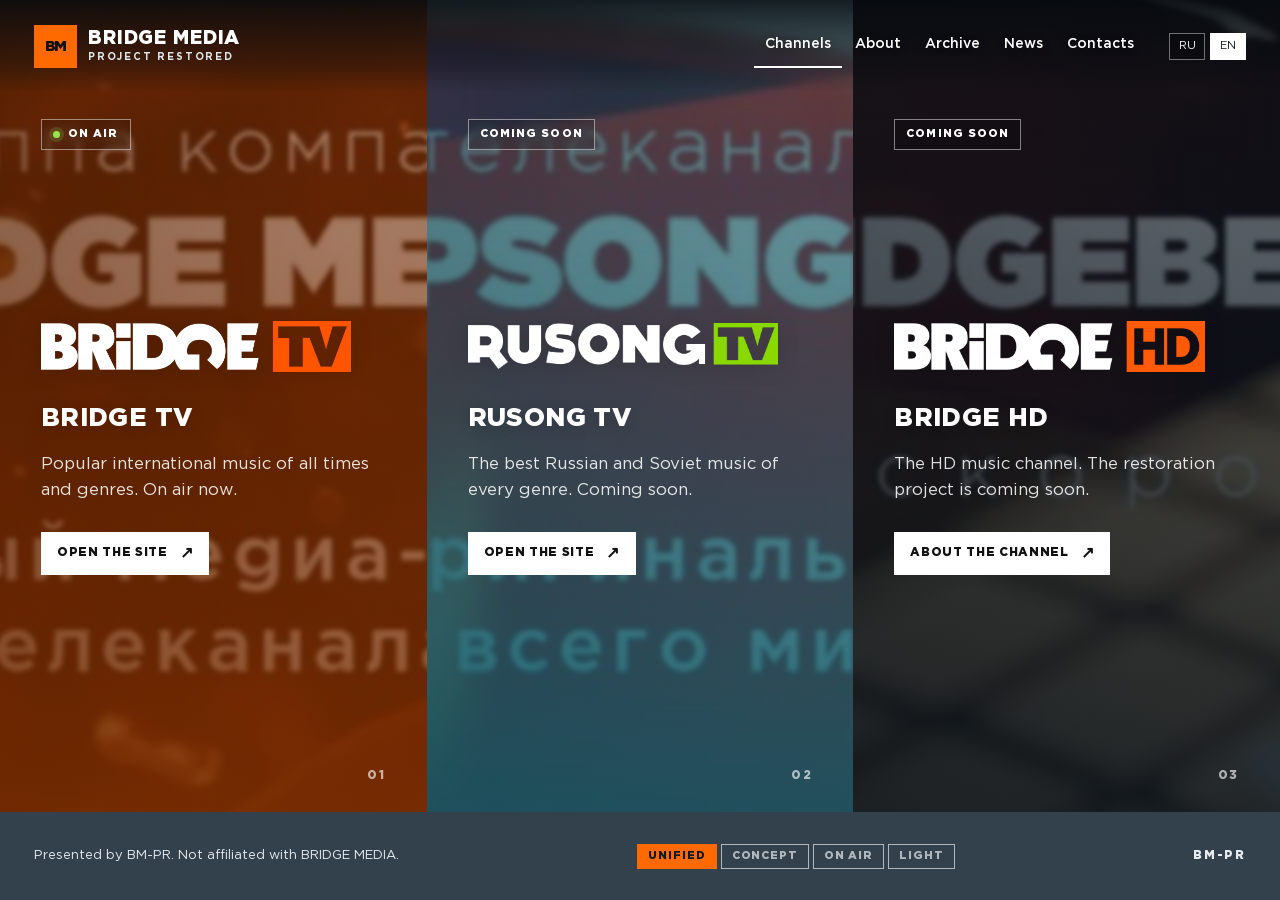
<file: index.html>
<!doctype html>
<html lang="ru" data-theme="studio">
<head>
<meta charset="utf-8">
<meta name="viewport" content="width=device-width,initial-scale=1">
<meta name="theme-color" content="#101820">
<title>BRIDGE MEDIA: Project Restored</title>
<meta name="description" content="Фанатский проект BM-PR: BRIDGE TV, RUSONG TV, BRIDGE HD и восстановленная история BRIDGE MEDIA.">
<meta property="og:type" content="website">
<meta property="og:title" content="BRIDGE MEDIA: Project Restored">
<meta property="og:description" content="Фанатский проект BM-PR: BRIDGE TV, RUSONG TV, BRIDGE HD и восстановленная история BRIDGE MEDIA.">
<link rel="icon" href="favicon.ico" sizes="any">
<link rel="icon" type="image/png" sizes="32x32" href="favicon-32.png">
<link rel="apple-touch-icon" href="apple-touch-icon.png">
<link rel="stylesheet" href="fonts.css">
<link rel="stylesheet" href="bm.css?v=3">
<link rel="stylesheet" href="themes.css?v=3">
<script>try{var q=location.search.match(/[?&]theme=(\w+)/),t=(q&&q[1])||localStorage.getItem('bmtheme');if(/^(studio|paper|air|clean)$/.test(t))document.documentElement.setAttribute('data-theme',t)}catch(e){}</script>
</head>
<body class="home-page">
<a class="skip" href="#main" data-i="skip">К основному содержимому</a>
<header class="top home-top">
 <div class="top-in">
  <a class="brand" href="index.html" aria-label="BRIDGE MEDIA: Project Restored — главная">
   <span class="brand-symbol" aria-hidden="true">BM</span>
   <span class="brand-copy"><b>BRIDGE MEDIA</b><small>Project Restored</small></span>
  </a>
  <nav id="nav" aria-label="Главная навигация">
   <a href="index.html" class="on" aria-current="page" data-i="nav_ch">Каналы</a>
   <a href="about.html" data-i="nav_about">О холдинге</a>
   <a href="archive.html" data-i="nav_arc">Архив</a>
   <a href="news.html" data-i="nav_news">Новости</a>
   <a href="contacts.html" data-i="nav_con">Контакты</a>
  </nav>
  <div class="lang" aria-label="Язык / Language">
   <button type="button" data-l="ru" aria-pressed="true">RU</button>
   <button type="button" data-l="en" aria-pressed="false">EN</button>
  </div>
  <button class="burger" type="button" aria-label="Открыть меню" aria-expanded="false" aria-controls="nav"><span></span><span></span><span></span></button>
 </div>
</header>
<main id="main">
<h1 class="sr-only">BRIDGE MEDIA: Project Restored</h1>
 <section class="cols home-cols" aria-label="Проекты BRIDGE MEDIA: Project Restored">
  <a class="col c-btv" href="https://btvrestored.ru/" target="_blank" rel="noopener noreferrer">
   <span class="panel-badge"><span class="status-dot"></span><span data-i="live">В эфире</span></span>
   <div class="panel-content">
    <img class="lg" src="img/btv-logo.png" alt="Логотип BRIDGE TV" width="220" height="56">
    <h2 data-i="btv_t">BRIDGE TV</h2>
    <p data-i="btv_p">Зарубежная популярная музыка всех времён и направлений. Сейчас в эфире.</p>
    <span class="go" data-i="btv_b">Перейти на сайт</span>
   </div>
   <span class="panel-number" aria-hidden="true">01</span>
  </a>
  <a class="col c-rtv" href="https://rtvrestored.ru/" target="_blank" rel="noopener noreferrer">
   <span class="panel-badge" data-i="soon">Скоро</span>
   <div class="panel-content">
    <img class="lg" src="img/rusong-logo.png" alt="Логотип RUSONG TV" width="220" height="56">
    <h2 data-i="rtv_t">RUSONG TV</h2>
    <p data-i="rtv_p">Лучшая российская и советская музыка всех жанров. Скоро в эфире.</p>
    <span class="go" data-i="rtv_b">Перейти на сайт</span>
   </div>
   <span class="panel-number" aria-hidden="true">02</span>
  </a>
  <a class="col c-hd" href="bridge-hd.html">
   <span class="panel-badge" data-i="soon">Скоро</span>
   <div class="panel-content">
    <img class="lg" src="img/bridge-hd-logo.png" alt="Логотип BRIDGE HD" width="342" height="56">
    <h2 data-i="hd_t">BRIDGE HD</h2>
    <p data-i="hd_p">Музыкальный канал в формате HD. Проект восстановления — скоро.</p>
    <span class="go" data-i="hd_b">О канале</span>
   </div>
   <span class="panel-number" aria-hidden="true">03</span>
  </a>
 </section>
</main>
<footer class="home-footer">
 <span data-i="f">Представлено командой BM-PR. Не имеет отношения к BRIDGE MEDIA.</span>
 <div class="themes" role="group" aria-label="Стиль"><button type="button" data-t="studio"></button><button type="button" data-t="paper"></button><button type="button" data-t="air"></button><button type="button" data-t="clean"></button></div>
 <span class="footer-mark">BM-PR</span>
</footer>
<script src="bm.js?v=3"></script>
</body>
</html>
</file>
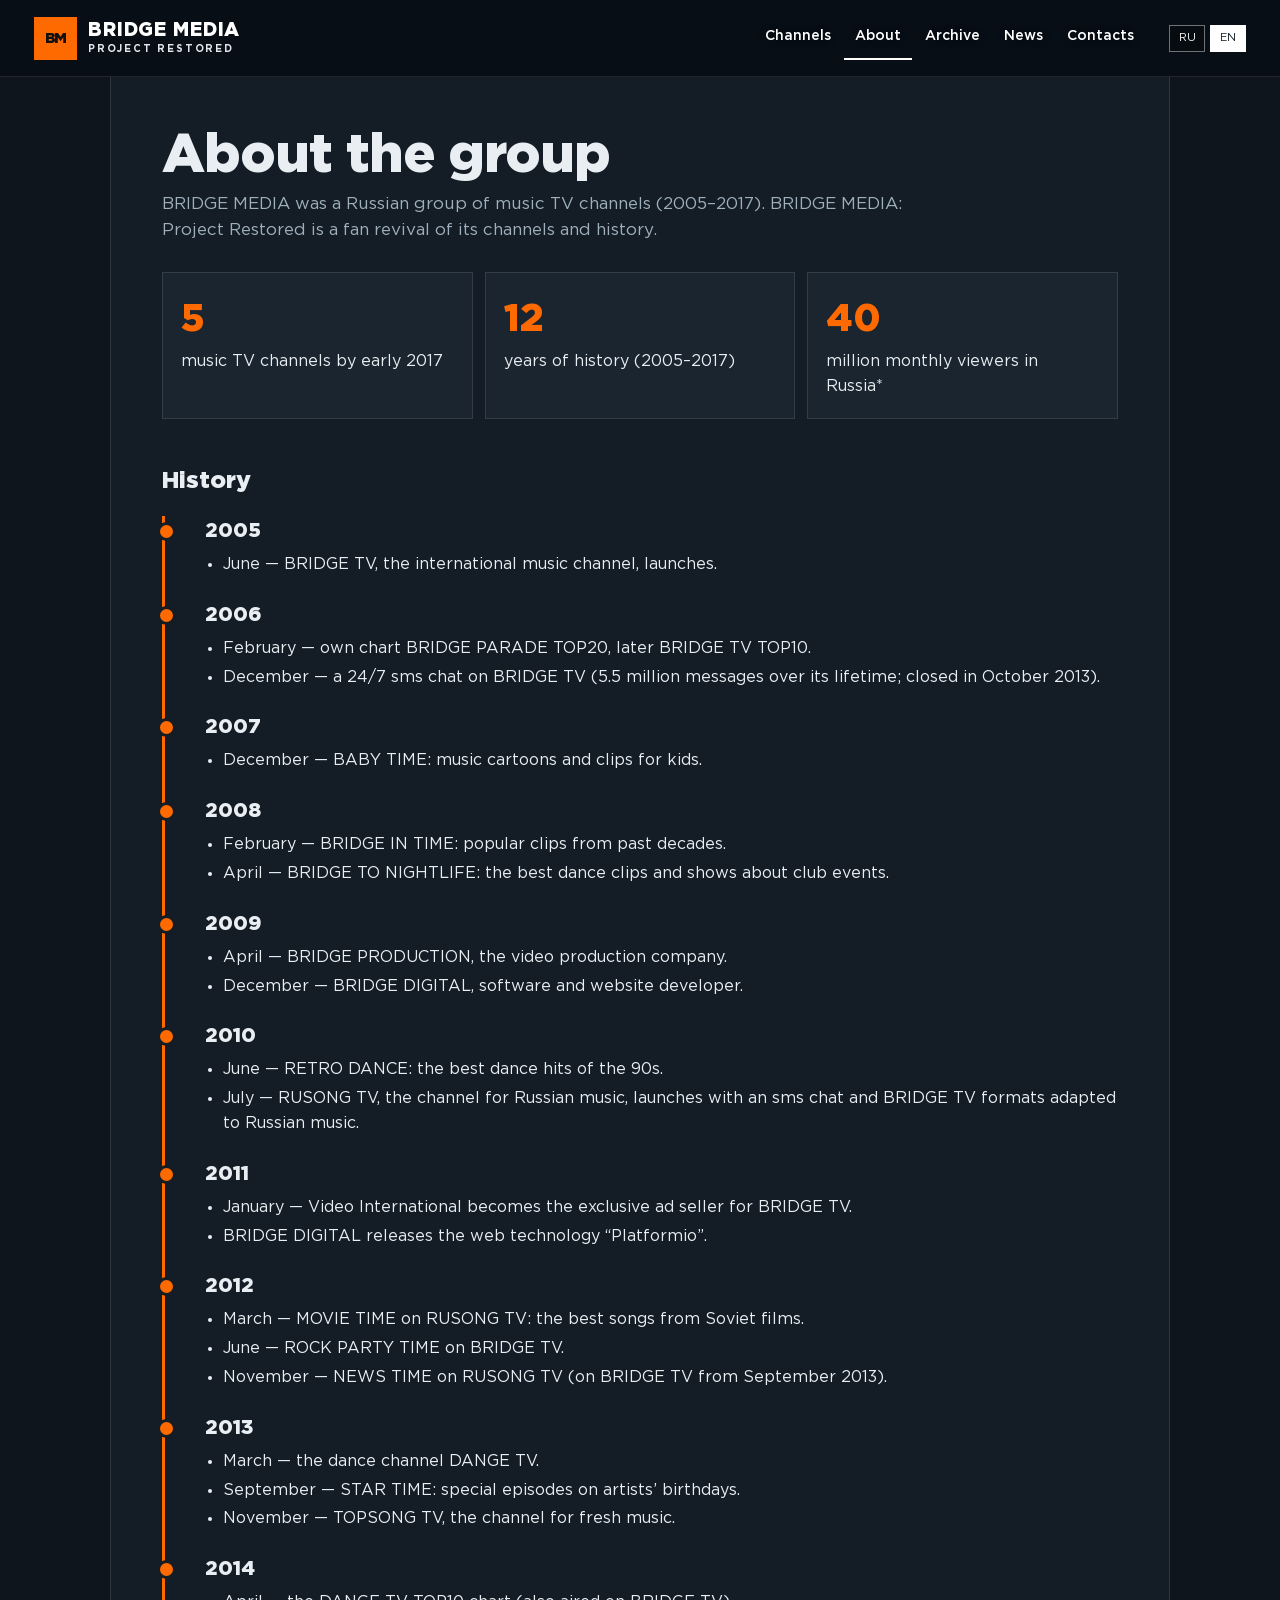
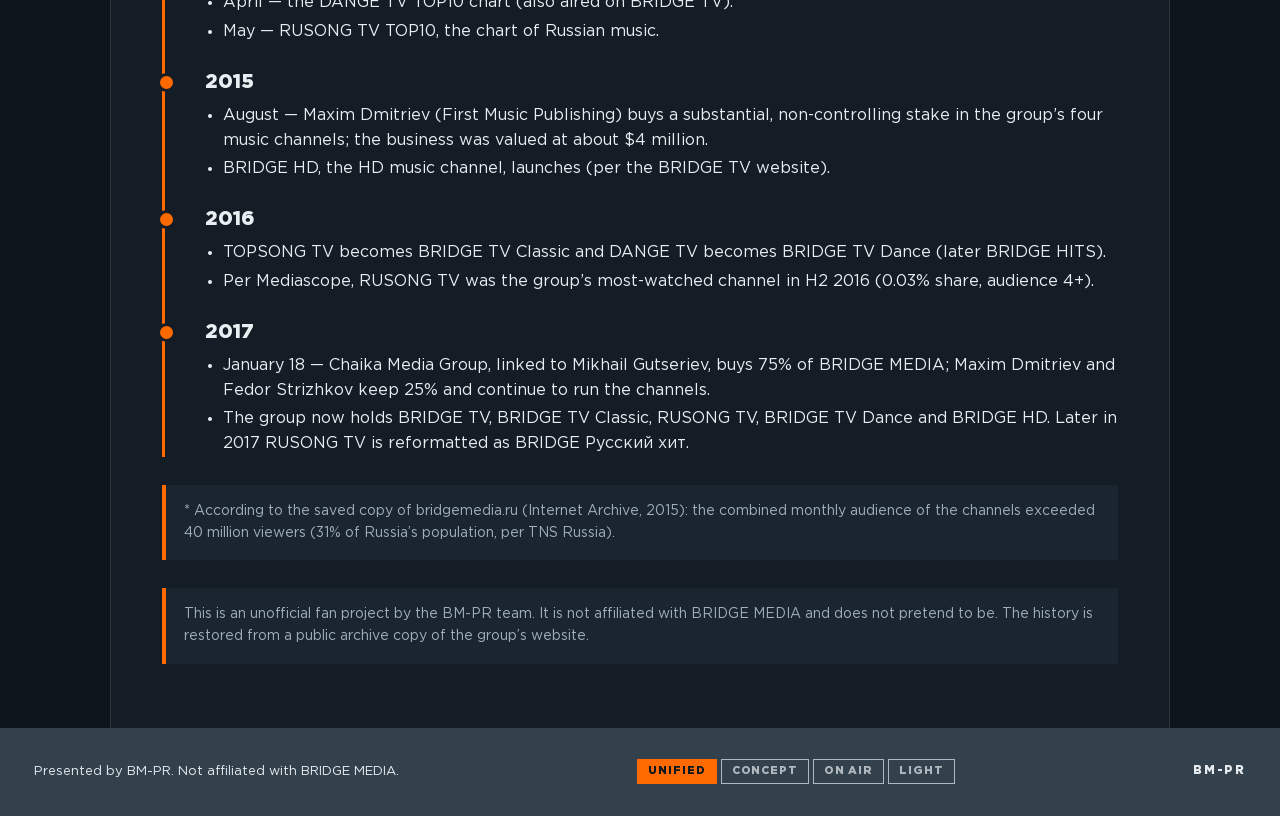
<file: about.html>
<!doctype html>
<html lang="ru" data-theme="studio">
<head>
<meta charset="utf-8">
<meta name="viewport" content="width=device-width,initial-scale=1">
<meta name="theme-color" content="#101820">
<title>О холдинге — BRIDGE MEDIA: Project Restored</title>
<meta name="description" content="История BRIDGE MEDIA 2005–2017: каналы, программы, сделки.">
<meta property="og:type" content="website">
<meta property="og:title" content="О холдинге — BRIDGE MEDIA: Project Restored">
<meta property="og:description" content="История BRIDGE MEDIA 2005–2017: каналы, программы, сделки.">
<link rel="icon" href="favicon.ico" sizes="any">
<link rel="icon" type="image/png" sizes="32x32" href="favicon-32.png">
<link rel="apple-touch-icon" href="apple-touch-icon.png">
<link rel="stylesheet" href="fonts.css">
<link rel="stylesheet" href="bm.css?v=3">
<link rel="stylesheet" href="themes.css?v=3">
<script>try{var q=location.search.match(/[?&]theme=(\w+)/),t=(q&&q[1])||localStorage.getItem('bmtheme');if(/^(studio|paper|air|clean)$/.test(t))document.documentElement.setAttribute('data-theme',t)}catch(e){}</script>
</head>
<body class="inner-page">
<a class="skip" href="#main" data-i="skip">К основному содержимому</a>
<header class="top home-top">
 <div class="top-in">
  <a class="brand" href="index.html" aria-label="BRIDGE MEDIA: Project Restored — главная">
   <span class="brand-symbol" aria-hidden="true">BM</span>
   <span class="brand-copy"><b>BRIDGE MEDIA</b><small>Project Restored</small></span>
  </a>
  <nav id="nav" aria-label="Главная навигация">
   <a href="index.html" data-i="nav_ch">Каналы</a>
   <a href="about.html" class="on" aria-current="page" data-i="nav_about">О холдинге</a>
   <a href="archive.html" data-i="nav_arc">Архив</a>
   <a href="news.html" data-i="nav_news">Новости</a>
   <a href="contacts.html" data-i="nav_con">Контакты</a>
  </nav>
  <div class="lang" aria-label="Язык / Language">
   <button type="button" data-l="ru" aria-pressed="true">RU</button>
   <button type="button" data-l="en" aria-pressed="false">EN</button>
  </div>
  <button class="burger" type="button" aria-label="Открыть меню" aria-expanded="false" aria-controls="nav"><span></span><span></span><span></span></button>
 </div>
</header>
<main id="main">
<div class="page"><div class="wrap">
<h1 class="pt" data-i="ab_h">О холдинге</h1><p class="sub" data-i="ab_sub"></p>
<div class="stat"><div><b>5</b><span data-i="s1">музыкальных телеканалов к началу 2017</span></div><div><b>12</b><span data-i="s2">лет истории (2005–2017)</span></div><div><b>40</b><span data-i="s3">млн зрителей в месяц в России*</span></div></div>
<h2 class="st" data-i="ab_hist">История</h2>
<ol class="tl" id="tl"></ol>
<p class="note" data-i="ab_src"></p>
<p class="note" data-i="ab_note"></p>
</div></div></main>
<footer class="home-footer">
 <span data-i="f">Представлено командой BM-PR. Не имеет отношения к BRIDGE MEDIA.</span>
 <div class="themes" role="group" aria-label="Стиль"><button type="button" data-t="studio"></button><button type="button" data-t="paper"></button><button type="button" data-t="air"></button><button type="button" data-t="clean"></button></div>
 <span class="footer-mark">BM-PR</span>
</footer>
<script src="bm.js?v=3"></script>
</body>
</html>
</file>
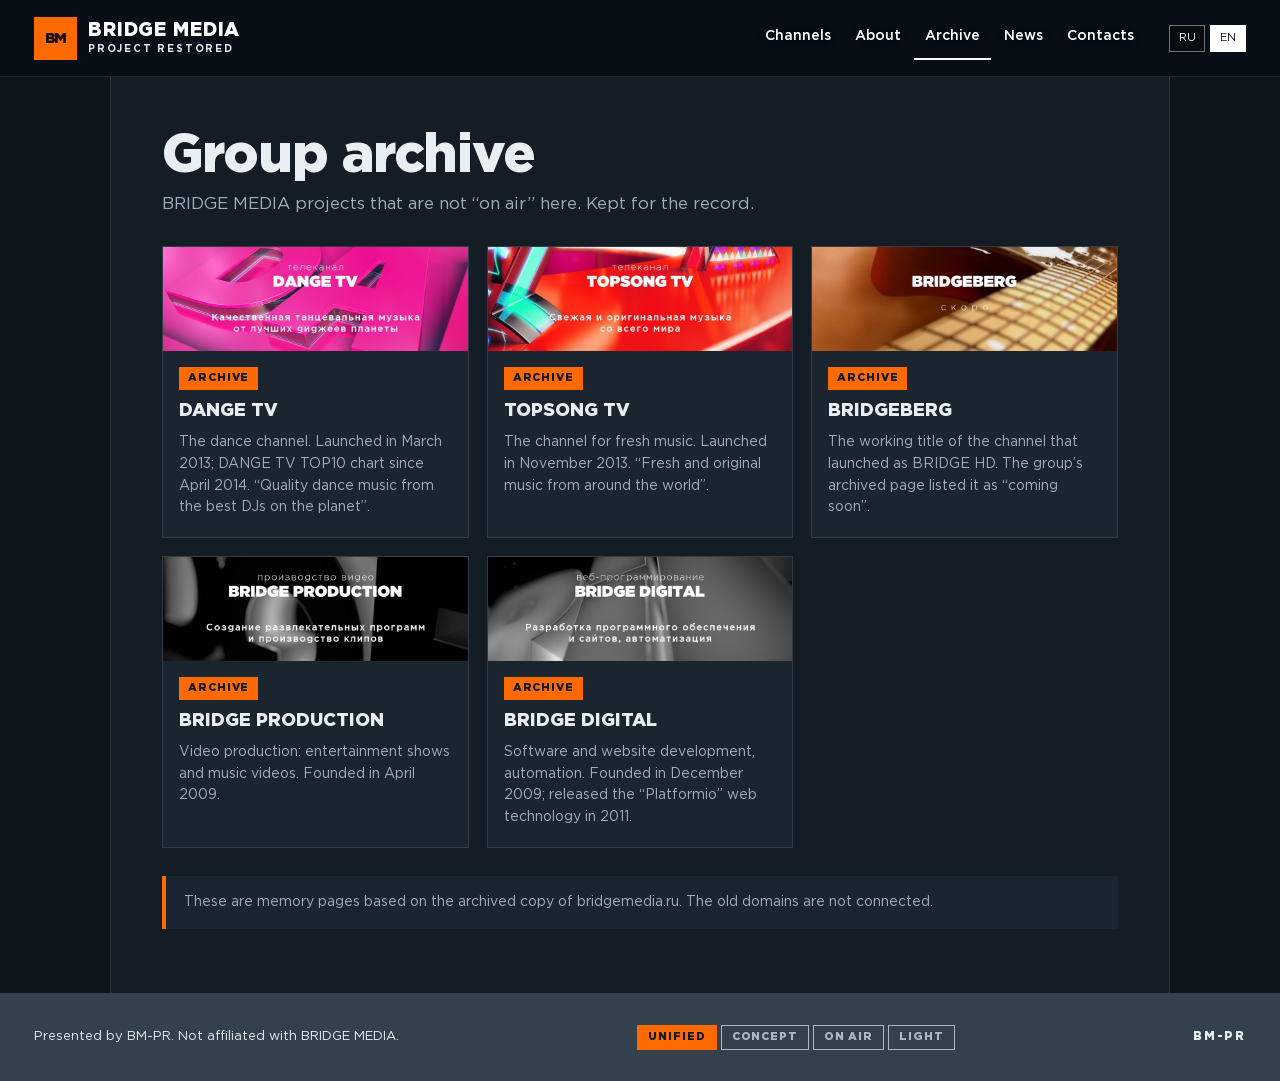
<file: archive.html>
<!doctype html>
<html lang="ru" data-theme="studio">
<head>
<meta charset="utf-8">
<meta name="viewport" content="width=device-width,initial-scale=1">
<meta name="theme-color" content="#101820">
<title>Архив — BRIDGE MEDIA: Project Restored</title>
<meta name="description" content="Архив холдинга BRIDGE MEDIA: DANGE TV, TOPSONG TV, BRIDGEBERG, BRIDGE PRODUCTION, BRIDGE DIGITAL.">
<meta property="og:type" content="website">
<meta property="og:title" content="Архив — BRIDGE MEDIA: Project Restored">
<meta property="og:description" content="Архив холдинга BRIDGE MEDIA: DANGE TV, TOPSONG TV, BRIDGEBERG, BRIDGE PRODUCTION, BRIDGE DIGITAL.">
<link rel="icon" href="favicon.ico" sizes="any">
<link rel="icon" type="image/png" sizes="32x32" href="favicon-32.png">
<link rel="apple-touch-icon" href="apple-touch-icon.png">
<link rel="stylesheet" href="fonts.css">
<link rel="stylesheet" href="bm.css?v=3">
<link rel="stylesheet" href="themes.css?v=3">
<script>try{var q=location.search.match(/[?&]theme=(\w+)/),t=(q&&q[1])||localStorage.getItem('bmtheme');if(/^(studio|paper|air|clean)$/.test(t))document.documentElement.setAttribute('data-theme',t)}catch(e){}</script>
</head>
<body class="inner-page">
<a class="skip" href="#main" data-i="skip">К основному содержимому</a>
<header class="top home-top">
 <div class="top-in">
  <a class="brand" href="index.html" aria-label="BRIDGE MEDIA: Project Restored — главная">
   <span class="brand-symbol" aria-hidden="true">BM</span>
   <span class="brand-copy"><b>BRIDGE MEDIA</b><small>Project Restored</small></span>
  </a>
  <nav id="nav" aria-label="Главная навигация">
   <a href="index.html" data-i="nav_ch">Каналы</a>
   <a href="about.html" data-i="nav_about">О холдинге</a>
   <a href="archive.html" class="on" aria-current="page" data-i="nav_arc">Архив</a>
   <a href="news.html" data-i="nav_news">Новости</a>
   <a href="contacts.html" data-i="nav_con">Контакты</a>
  </nav>
  <div class="lang" aria-label="Язык / Language">
   <button type="button" data-l="ru" aria-pressed="true">RU</button>
   <button type="button" data-l="en" aria-pressed="false">EN</button>
  </div>
  <button class="burger" type="button" aria-label="Открыть меню" aria-expanded="false" aria-controls="nav"><span></span><span></span><span></span></button>
 </div>
</header>
<main id="main">
<div class="page"><div class="wrap">
<h1 class="pt" data-i="ar_h">Архив холдинга</h1><p class="sub" data-i="ar_sub"></p>
<div class="cards" id="arc"></div>
<p class="note" data-i="ar_note"></p>
</div></div></main>
<footer class="home-footer">
 <span data-i="f">Представлено командой BM-PR. Не имеет отношения к BRIDGE MEDIA.</span>
 <div class="themes" role="group" aria-label="Стиль"><button type="button" data-t="studio"></button><button type="button" data-t="paper"></button><button type="button" data-t="air"></button><button type="button" data-t="clean"></button></div>
 <span class="footer-mark">BM-PR</span>
</footer>
<script src="bm.js?v=3"></script>
</body>
</html>
</file>
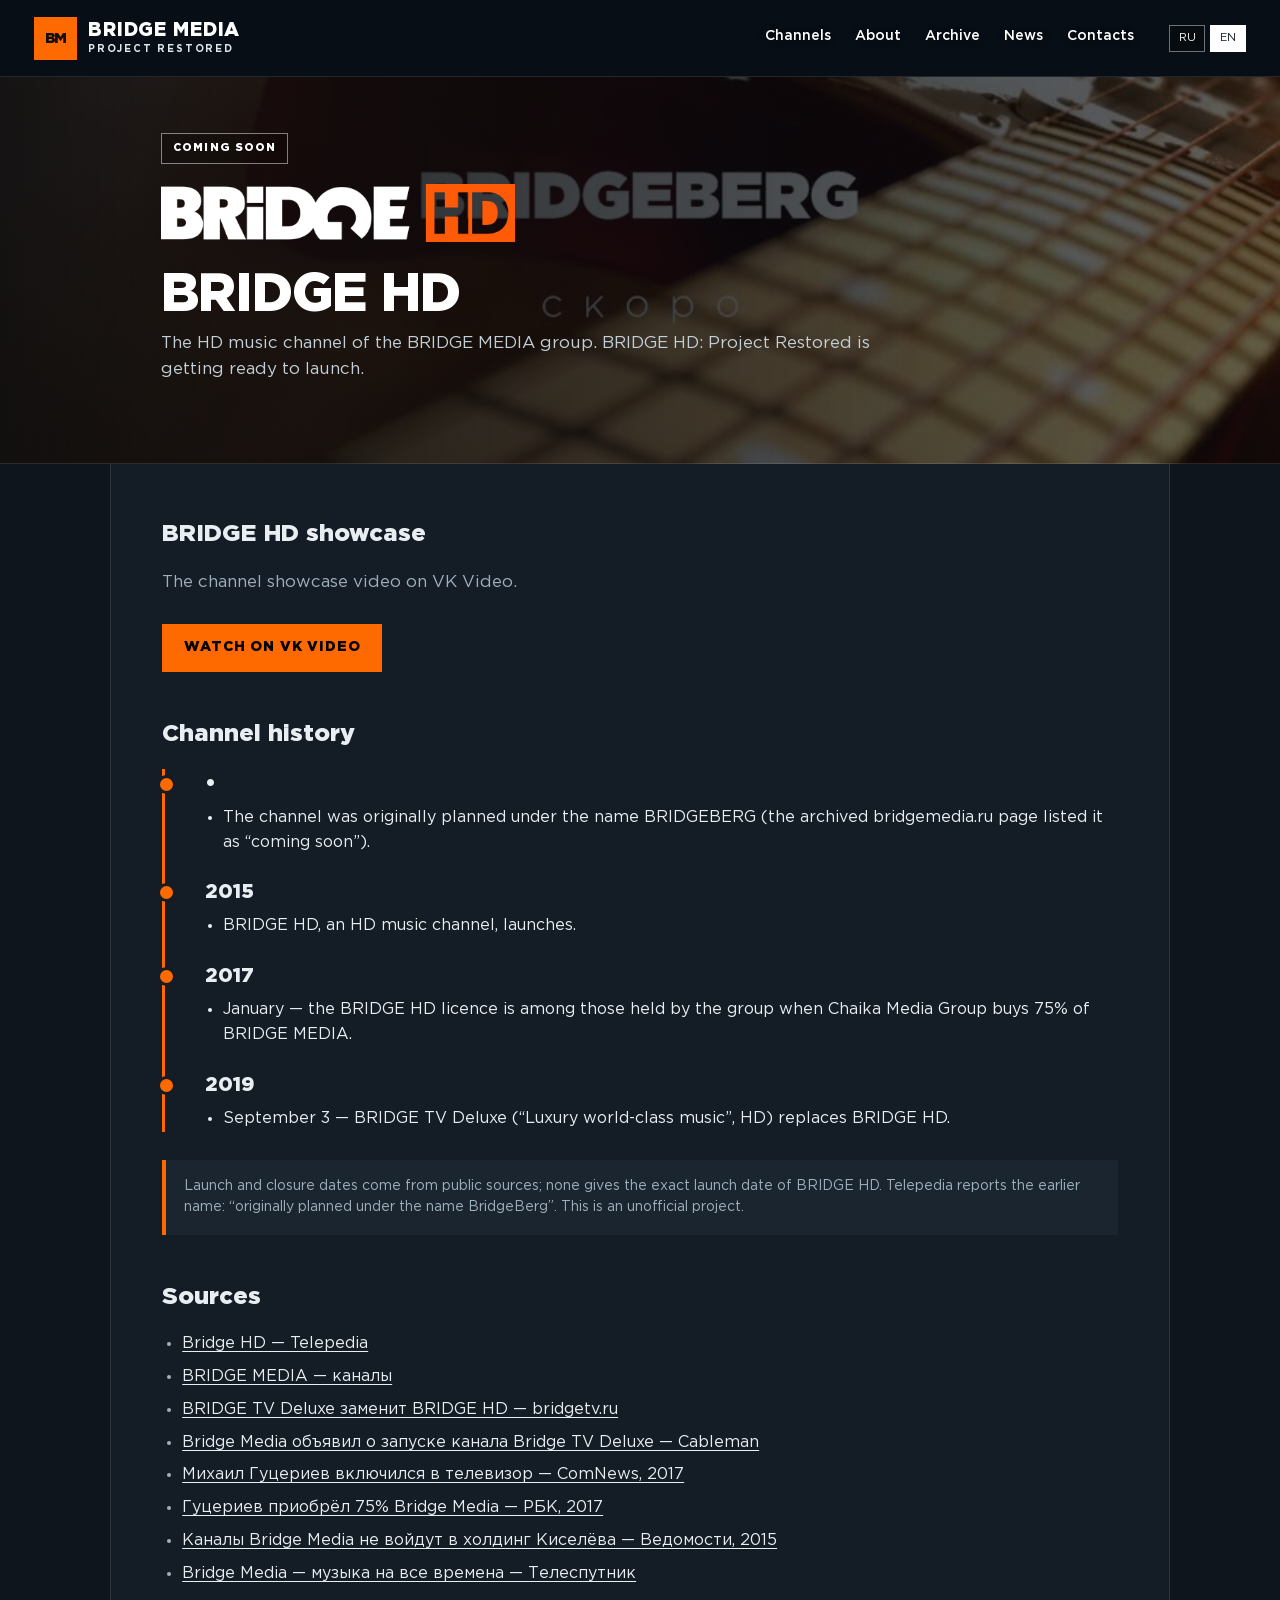
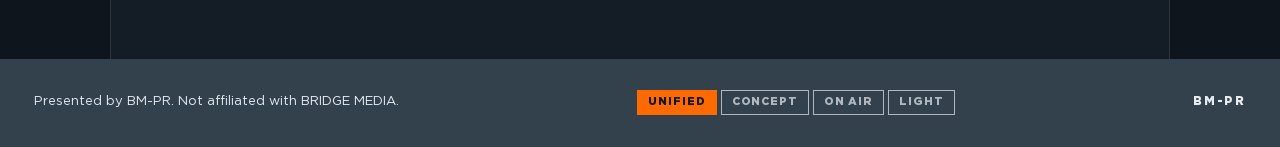
<file: bridge-hd.html>
<!doctype html>
<html lang="ru" data-theme="studio">
<head>
<meta charset="utf-8">
<meta name="viewport" content="width=device-width,initial-scale=1">
<meta name="theme-color" content="#101820">
<title>BRIDGE HD — BRIDGE MEDIA: Project Restored</title>
<meta name="description" content="BRIDGE HD: Project Restored — история музыкального канала BRIDGE HD (рабочее название BRIDGEBERG).">
<meta property="og:type" content="website">
<meta property="og:title" content="BRIDGE HD — BRIDGE MEDIA: Project Restored">
<meta property="og:description" content="BRIDGE HD: Project Restored — история музыкального канала BRIDGE HD (рабочее название BRIDGEBERG).">
<link rel="icon" href="favicon.ico" sizes="any">
<link rel="icon" type="image/png" sizes="32x32" href="favicon-32.png">
<link rel="apple-touch-icon" href="apple-touch-icon.png">
<link rel="stylesheet" href="fonts.css">
<link rel="stylesheet" href="bm.css?v=3">
<link rel="stylesheet" href="themes.css?v=3">
<script>try{var q=location.search.match(/[?&]theme=(\w+)/),t=(q&&q[1])||localStorage.getItem('bmtheme');if(/^(studio|paper|air|clean)$/.test(t))document.documentElement.setAttribute('data-theme',t)}catch(e){}</script>
</head>
<body class="inner-page">
<a class="skip" href="#main" data-i="skip">К основному содержимому</a>
<header class="top home-top">
 <div class="top-in">
  <a class="brand" href="index.html" aria-label="BRIDGE MEDIA: Project Restored — главная">
   <span class="brand-symbol" aria-hidden="true">BM</span>
   <span class="brand-copy"><b>BRIDGE MEDIA</b><small>Project Restored</small></span>
  </a>
  <nav id="nav" aria-label="Главная навигация">
   <a href="index.html" data-i="nav_ch">Каналы</a>
   <a href="about.html" data-i="nav_about">О холдинге</a>
   <a href="archive.html" data-i="nav_arc">Архив</a>
   <a href="news.html" data-i="nav_news">Новости</a>
   <a href="contacts.html" data-i="nav_con">Контакты</a>
  </nav>
  <div class="lang" aria-label="Язык / Language">
   <button type="button" data-l="ru" aria-pressed="true">RU</button>
   <button type="button" data-l="en" aria-pressed="false">EN</button>
  </div>
  <button class="burger" type="button" aria-label="Открыть меню" aria-expanded="false" aria-controls="nav"><span></span><span></span><span></span></button>
 </div>
</header>
<main id="main">
<div class="hd-hero"><div class="hd-hero-in">
<span class="panel-badge static" data-i="hd_status">Скоро</span>
<img class="hd-logo" src="img/bridge-hd-logo.png" alt="Логотип BRIDGE HD" width="500" height="82">
<h1 class="pt" data-i="hd_h">BRIDGE HD</h1><p class="sub" data-i="hd_sub"></p>
</div></div>
<div class="page"><div class="wrap">
<h2 class="st first" data-i="hd_show">Шоукейс BRIDGE HD</h2>
<p class="sub" data-i="hd_show_t"></p>
<p><a class="show-btn" href="https://vkvideo.ru/video-230434202_456239023" target="_blank" rel="noopener" data-i="hd_show_b">Смотреть на VK Видео</a></p>
<h2 class="st" data-i="hd_hist">История канала</h2>
<ol class="tl" id="hd-tl"></ol>
<p class="note" data-i="hd_note"></p>
<h2 class="st" data-i="hd_src">Источники</h2>
<ul class="srcs" id="hd-src"></ul>
</div></div></main>
<footer class="home-footer">
 <span data-i="f">Представлено командой BM-PR. Не имеет отношения к BRIDGE MEDIA.</span>
 <div class="themes" role="group" aria-label="Стиль"><button type="button" data-t="studio"></button><button type="button" data-t="paper"></button><button type="button" data-t="air"></button><button type="button" data-t="clean"></button></div>
 <span class="footer-mark">BM-PR</span>
</footer>
<script src="bm.js?v=3"></script>
</body>
</html>
</file>
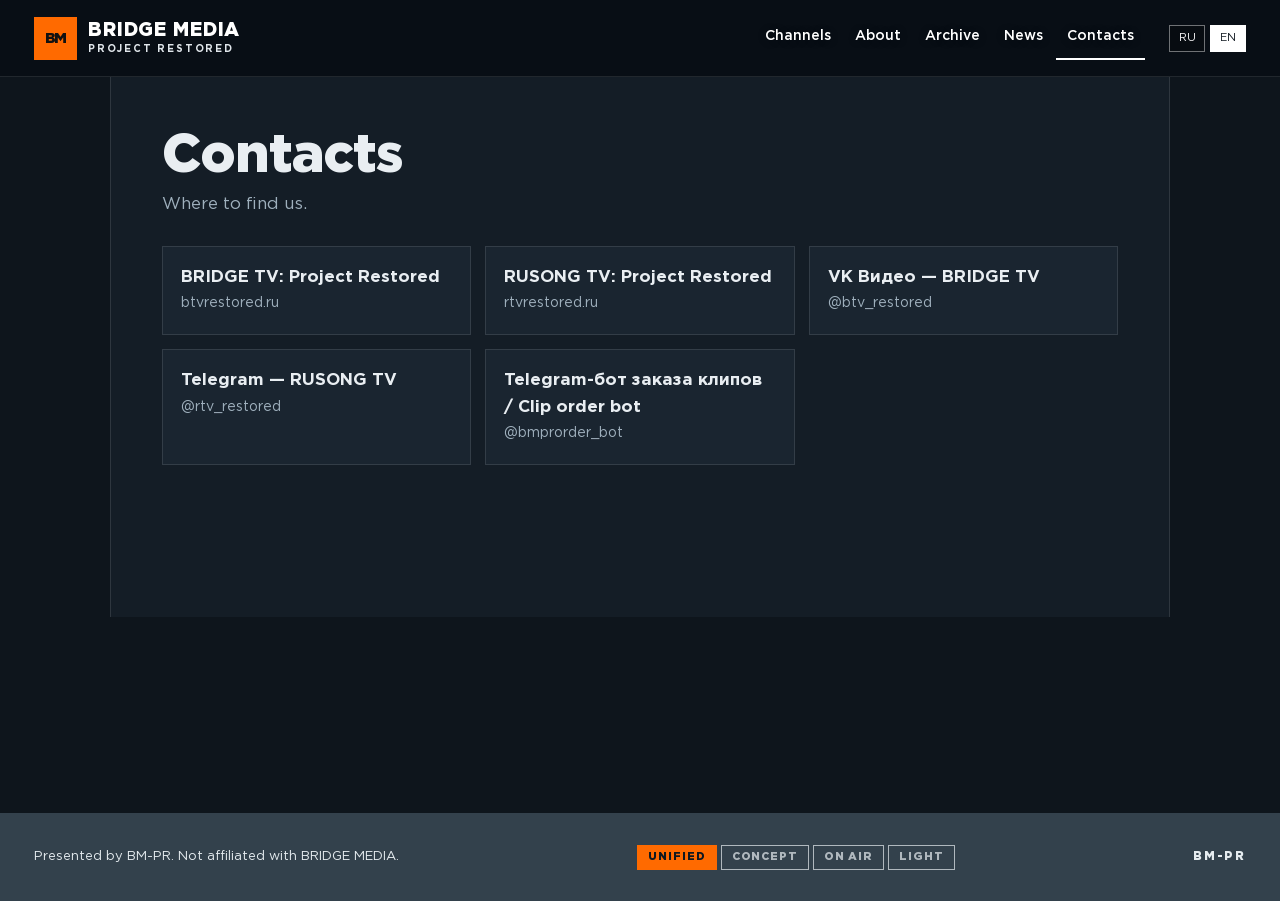
<file: contacts.html>
<!doctype html>
<html lang="ru" data-theme="studio">
<head>
<meta charset="utf-8">
<meta name="viewport" content="width=device-width,initial-scale=1">
<meta name="theme-color" content="#101820">
<title>Контакты — BRIDGE MEDIA: Project Restored</title>
<meta name="description" content="Контакты и ссылки проектов BM-PR.">
<meta property="og:type" content="website">
<meta property="og:title" content="Контакты — BRIDGE MEDIA: Project Restored">
<meta property="og:description" content="Контакты и ссылки проектов BM-PR.">
<link rel="icon" href="favicon.ico" sizes="any">
<link rel="icon" type="image/png" sizes="32x32" href="favicon-32.png">
<link rel="apple-touch-icon" href="apple-touch-icon.png">
<link rel="stylesheet" href="fonts.css">
<link rel="stylesheet" href="bm.css?v=3">
<link rel="stylesheet" href="themes.css?v=3">
<script>try{var q=location.search.match(/[?&]theme=(\w+)/),t=(q&&q[1])||localStorage.getItem('bmtheme');if(/^(studio|paper|air|clean)$/.test(t))document.documentElement.setAttribute('data-theme',t)}catch(e){}</script>
</head>
<body class="inner-page">
<a class="skip" href="#main" data-i="skip">К основному содержимому</a>
<header class="top home-top">
 <div class="top-in">
  <a class="brand" href="index.html" aria-label="BRIDGE MEDIA: Project Restored — главная">
   <span class="brand-symbol" aria-hidden="true">BM</span>
   <span class="brand-copy"><b>BRIDGE MEDIA</b><small>Project Restored</small></span>
  </a>
  <nav id="nav" aria-label="Главная навигация">
   <a href="index.html" data-i="nav_ch">Каналы</a>
   <a href="about.html" data-i="nav_about">О холдинге</a>
   <a href="archive.html" data-i="nav_arc">Архив</a>
   <a href="news.html" data-i="nav_news">Новости</a>
   <a href="contacts.html" class="on" aria-current="page" data-i="nav_con">Контакты</a>
  </nav>
  <div class="lang" aria-label="Язык / Language">
   <button type="button" data-l="ru" aria-pressed="true">RU</button>
   <button type="button" data-l="en" aria-pressed="false">EN</button>
  </div>
  <button class="burger" type="button" aria-label="Открыть меню" aria-expanded="false" aria-controls="nav"><span></span><span></span><span></span></button>
 </div>
</header>
<main id="main">
<div class="page"><div class="wrap">
<h1 class="pt" data-i="c_h">Контакты</h1><p class="sub" data-i="c_sub"></p>
<div class="links" id="contacts"></div>
</div></div></main>
<footer class="home-footer">
 <span data-i="f">Представлено командой BM-PR. Не имеет отношения к BRIDGE MEDIA.</span>
 <div class="themes" role="group" aria-label="Стиль"><button type="button" data-t="studio"></button><button type="button" data-t="paper"></button><button type="button" data-t="air"></button><button type="button" data-t="clean"></button></div>
 <span class="footer-mark">BM-PR</span>
</footer>
<script src="bm.js?v=3"></script>
</body>
</html>
</file>
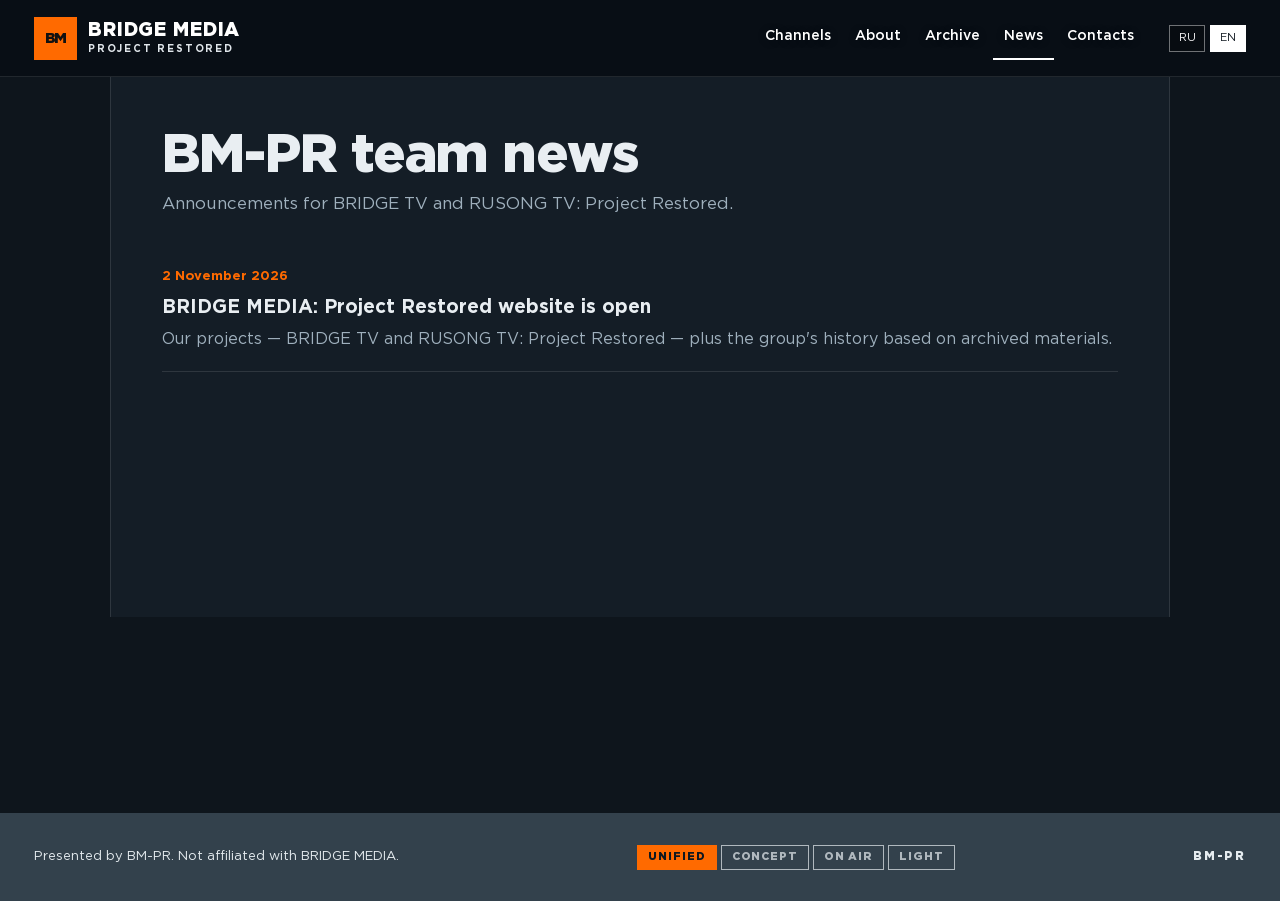
<file: news.html>
<!doctype html>
<html lang="ru" data-theme="studio">
<head>
<meta charset="utf-8">
<meta name="viewport" content="width=device-width,initial-scale=1">
<meta name="theme-color" content="#101820">
<title>Новости — BRIDGE MEDIA: Project Restored</title>
<meta name="description" content="Новости команды BM-PR.">
<meta property="og:type" content="website">
<meta property="og:title" content="Новости — BRIDGE MEDIA: Project Restored">
<meta property="og:description" content="Новости команды BM-PR.">
<link rel="icon" href="favicon.ico" sizes="any">
<link rel="icon" type="image/png" sizes="32x32" href="favicon-32.png">
<link rel="apple-touch-icon" href="apple-touch-icon.png">
<link rel="stylesheet" href="fonts.css">
<link rel="stylesheet" href="bm.css?v=3">
<link rel="stylesheet" href="themes.css?v=3">
<script>try{var q=location.search.match(/[?&]theme=(\w+)/),t=(q&&q[1])||localStorage.getItem('bmtheme');if(/^(studio|paper|air|clean)$/.test(t))document.documentElement.setAttribute('data-theme',t)}catch(e){}</script>
</head>
<body class="inner-page">
<a class="skip" href="#main" data-i="skip">К основному содержимому</a>
<header class="top home-top">
 <div class="top-in">
  <a class="brand" href="index.html" aria-label="BRIDGE MEDIA: Project Restored — главная">
   <span class="brand-symbol" aria-hidden="true">BM</span>
   <span class="brand-copy"><b>BRIDGE MEDIA</b><small>Project Restored</small></span>
  </a>
  <nav id="nav" aria-label="Главная навигация">
   <a href="index.html" data-i="nav_ch">Каналы</a>
   <a href="about.html" data-i="nav_about">О холдинге</a>
   <a href="archive.html" data-i="nav_arc">Архив</a>
   <a href="news.html" class="on" aria-current="page" data-i="nav_news">Новости</a>
   <a href="contacts.html" data-i="nav_con">Контакты</a>
  </nav>
  <div class="lang" aria-label="Язык / Language">
   <button type="button" data-l="ru" aria-pressed="true">RU</button>
   <button type="button" data-l="en" aria-pressed="false">EN</button>
  </div>
  <button class="burger" type="button" aria-label="Открыть меню" aria-expanded="false" aria-controls="nav"><span></span><span></span><span></span></button>
 </div>
</header>
<main id="main">
<div class="page"><div class="wrap">
<h1 class="pt" data-i="n_h">Новости команды BM-PR</h1><p class="sub" data-i="n_sub"></p>
<ul class="news" id="news"></ul>
</div></div></main>
<footer class="home-footer">
 <span data-i="f">Представлено командой BM-PR. Не имеет отношения к BRIDGE MEDIA.</span>
 <div class="themes" role="group" aria-label="Стиль"><button type="button" data-t="studio"></button><button type="button" data-t="paper"></button><button type="button" data-t="air"></button><button type="button" data-t="clean"></button></div>
 <span class="footer-mark">BM-PR</span>
</footer>
<script src="bm.js?v=3"></script>
</body>
</html>
</file>
<file: fonts.css>
/* Gotham Pro (Hoefler & Co.) — подключение шрифта для всех страниц сайта */
@font-face{font-family:"Gotham Pro";src:url("fonts/gothampro_light.woff") format("woff");font-weight:300;font-style:normal;font-display:swap}
@font-face{font-family:"Gotham Pro";src:url("fonts/gothampro.woff") format("woff");font-weight:400;font-style:normal;font-display:swap}
@font-face{font-family:"Gotham Pro";src:url("fonts/gothampro_medium.woff") format("woff");font-weight:500;font-style:normal;font-display:swap}
@font-face{font-family:"Gotham Pro";src:url("fonts/gothampro_bold.woff") format("woff");font-weight:700;font-style:normal;font-display:swap}
@font-face{font-family:"Gotham Pro";src:url("fonts/gothampro_black.woff") format("woff");font-weight:900;font-style:normal;font-display:swap}
</file>
<file: bm.css>
:root{--bg:#f2f2f2;--panel:#fff;--black:#070707;--orange:#ff6a00;--green:#89d800;--text:#222;--muted:#666;--line:#e6e6e6}
*{box-sizing:border-box}
html{scroll-behavior:smooth}
body{margin:0;background:var(--bg);color:var(--text);font-family:'Gotham Pro',Roboto,Arial,Helvetica,sans-serif;line-height:1.55;-webkit-font-smoothing:antialiased}
a{color:inherit}
img{max-width:100%}
.skip{position:absolute;left:-999px}
/* шапка */
.top{position:sticky;top:0;z-index:50;background:var(--black);color:#fff;border-bottom:3px solid var(--orange)}
.top-in{max-width:1300px;margin:0 auto;padding:0 20px;height:64px;display:flex;align-items:center;gap:28px}
.brand{display:flex;flex-direction:column;text-decoration:none;line-height:1.05}
.brand b{white-space:nowrap;font-weight:900;font-size:20px;letter-spacing:.04em}
.brand small{font-size:11px;font-weight:700;letter-spacing:.14em;text-transform:uppercase;color:var(--orange)}
.top nav{display:flex;gap:6px;margin-left:auto}
.top nav a{padding:8px 12px;text-decoration:none;font-weight:500;font-size:15px;border-bottom:2px solid transparent}
.top nav a:hover,.top nav a.on{border-color:var(--orange)}
.lang{display:flex;gap:4px}
.lang button{background:none;border:1px solid #444;color:#ccc;padding:5px 9px;font:700 12px inherit;font-family:inherit;cursor:pointer}
.lang button.on{background:#fff;color:#000;border-color:#fff}
.burger{display:none;background:none;border:0;padding:8px;cursor:pointer}
.burger span{display:block;width:24px;height:2px;background:#fff;margin:5px 0}
/* колонки каналов */
.cols{display:grid;grid-template-columns:repeat(3,1fr);min-height:calc(100vh - 67px)}
.col{position:relative;display:flex;flex-direction:column;justify-content:center;padding:6vh 48px;color:#fff;text-decoration:none;overflow:hidden;isolation:isolate;transition:flex .3s}
.col::before{content:"";position:absolute;inset:0;z-index:-2;background:var(--g)}
.col::after{content:"";position:absolute;inset:0;z-index:-1;background:radial-gradient(120% 80% at 20% 0%,rgba(255,255,255,.14),transparent 60%),linear-gradient(0deg,rgba(0,0,0,.45),transparent 55%)}
.col:hover{filter:brightness(1.08)}
.c-btv{--g:linear-gradient(160deg,#ff8a2d,#c24500 70%,#3a1500)}
.c-rtv{--g:linear-gradient(160deg,#a6e22e,#4d7a00 70%,#16260a)}
.c-arc{--g:linear-gradient(160deg,#4a5560,#1c2228 75%,#0a0d10)}
.col img.lg{height:56px;width:auto;max-width:90%;object-fit:contain;object-position:left;margin-bottom:22px}
.col .lg-t{font:900 38px/1 'Gotham Pro',sans-serif;letter-spacing:.02em;margin-bottom:22px}
.col h2{margin:0 0 12px;font-size:22px;font-weight:900}
.col p{margin:0 0 26px;font-size:17px;max-width:30ch;opacity:.92}
.col .go{align-self:flex-start;padding:11px 20px;background:#fff;color:#000;font-weight:900;font-size:14px;letter-spacing:.04em;text-transform:uppercase}
.badge{position:absolute;top:28px;left:48px;padding:5px 11px;border-radius:20px;font-size:12px;font-weight:900;letter-spacing:.08em;text-transform:uppercase;background:rgba(0,0,0,.35);border:1px solid rgba(255,255,255,.4)}
.hero-t{background:var(--black);color:#fff;text-align:center;padding:34px 20px 30px}
.hero-t h1{margin:0;font-size:clamp(26px,4vw,44px);font-weight:900;letter-spacing:.02em}
.hero-t h1 span{color:var(--orange)}
.hero-t p{margin:10px auto 0;max-width:60ch;color:#bbb}
/* страница */
.page{max-width:1000px;margin:0 auto;background:var(--panel);box-shadow:0 0 40px rgba(0,0,0,.08)}
.wrap{padding:36px 28px 48px}
h1.pt{margin:0 0 6px;font-size:clamp(28px,4vw,40px);font-weight:900;letter-spacing:-.5px}
.sub{margin:0 0 28px;color:var(--muted);font-size:17px}
h2.st{margin:38px 0 14px;font-size:24px;font-weight:900}
.stat{display:grid;grid-template-columns:repeat(auto-fit,minmax(200px,1fr));gap:12px;margin:22px 0}
.stat div{background:var(--black);color:#fff;padding:18px}
.stat b{display:block;font-size:30px;font-weight:900;color:var(--orange)}
.tl{list-style:none;margin:0;padding:0 0 0 22px;border-left:3px solid var(--orange)}
.tl>li{position:relative;margin:0 0 22px;padding-left:18px}
.tl>li::before{content:"";position:absolute;left:-30px;top:6px;width:13px;height:13px;border-radius:50%;background:var(--orange);border:3px solid #fff}
.tl .y{font-weight:900;font-size:20px}
.tl ul{margin:6px 0 0;padding-left:18px}
.note{margin:28px 0 0;padding:16px 18px;background:#fff6ee;border-left:4px solid var(--orange);font-size:14px;color:#444}
.cards{display:grid;grid-template-columns:repeat(auto-fill,minmax(290px,1fr));gap:18px}
.card{background:#fff;border:1px solid var(--line);display:flex;flex-direction:column}
.card img{display:block;width:100%;height:auto;aspect-ratio:880/301;object-fit:cover}
.card .b{padding:14px 16px 18px}
.card h3{margin:0 0 6px;font-size:18px;font-weight:900}
.card p{margin:0;font-size:14px;color:#555}
.tag{display:inline-block;margin-bottom:8px;padding:3px 9px;font-size:11px;font-weight:900;letter-spacing:.08em;text-transform:uppercase;background:#222;color:#fff}
.news{list-style:none;margin:0;padding:0}
.news li{padding:18px 0;border-bottom:1px solid var(--line)}
.news time{font-size:13px;font-weight:700;color:var(--orange)}
.news h3{margin:4px 0 6px;font-size:19px}
.news p{margin:0;color:#444}
.links{display:grid;grid-template-columns:repeat(auto-fit,minmax(260px,1fr));gap:14px}
.link{display:block;padding:18px;border:1px solid var(--line);text-decoration:none;transition:.15s}
.link:hover{border-color:var(--orange);transform:translateY(-2px)}
.link b{display:block;font-size:17px}.link span{font-size:14px;color:var(--muted)}
footer{max-width:1000px;margin:0 auto;padding:22px 28px;background:#fff;border-top:1px solid var(--line);color:var(--muted);font-size:14px}
@media(max-width:860px){
  .cols{grid-template-columns:1fr;min-height:0}
  .col{padding:44px 24px 36px;min-height:280px}.badge{left:24px;top:18px}
  .burger{display:block;margin-left:auto}
  .top nav{display:none;position:absolute;top:64px;left:0;right:0;flex-direction:column;background:#111;padding:8px 20px 16px;margin:0}
  .top nav.open{display:flex}
  .lang{margin-left:8px}
  .wrap{padding:26px 18px 40px}
}
@media(prefers-reduced-motion:reduce){*{transition:none!important;scroll-behavior:auto!important}}
@media(max-width:420px){.brand b{font-size:17px}.top-in{gap:10px;padding:0 14px}}


/* Homepage: wide visual panels inspired by the supplied channel-page reference */
.skip{z-index:100;top:10px;left:-999px;padding:10px 14px;background:#fff;color:#111;border-radius:3px}
.skip:focus{left:12px;outline:3px solid var(--orange);outline-offset:3px}
.sr-only{position:absolute!important;width:1px;height:1px;padding:0;margin:-1px;overflow:hidden;clip:rect(0,0,0,0);white-space:nowrap;border:0}
.home-page{background:#111820}
.home-top{position:absolute;top:0;left:0;right:0;background:linear-gradient(180deg,rgba(5,10,15,.86),rgba(5,10,15,.34) 72%,transparent);border:0;color:#fff}
.home-top .top-in{height:92px;max-width:1500px;padding:0 34px;gap:24px}
.home-top .brand{flex-direction:row;align-items:center;gap:11px;line-height:1}
.brand-symbol{display:grid;place-items:center;width:43px;height:43px;background:var(--orange);color:#111;font-weight:900;font-size:15px;letter-spacing:-.07em}
.brand-copy{display:flex;flex-direction:column;gap:5px}
.brand-copy b{font-size:19px;letter-spacing:.045em}
.brand-copy small{font-size:10px;font-weight:700;letter-spacing:.18em;text-transform:uppercase;color:#e0e6eb}
.home-top nav{gap:2px}
.home-top nav a{padding:10px 11px;font-size:14px;border-bottom:2px solid transparent;text-shadow:0 1px 8px rgba(0,0,0,.3)}
.home-top nav a:hover,.home-top nav a.on{border-color:#fff}
.home-top .lang{gap:5px}
.home-top .lang button{min-width:36px;padding:7px 8px;border-color:rgba(255,255,255,.42);color:#fff;background:rgba(0,0,0,.14);font-size:11px}
.home-top .lang button.on{background:#fff;color:#101820;border-color:#fff}
.home-top .burger{margin-left:0}
.home-cols{display:grid;grid-template-columns:repeat(3,minmax(0,1fr));min-height:max(660px,calc(100vh - 88px))}
.home-cols .col{position:relative;display:flex;justify-content:center;min-width:0;padding:145px clamp(25px,3.2vw,54px) 64px;color:#fff;isolation:isolate;overflow:hidden;text-decoration:none;transition:filter .25s ease}
.home-cols .col::before{content:"";position:absolute;inset:0;z-index:-2;background-image:var(--panel-image);background-position:center;background-size:cover;filter:blur(2px) saturate(.82);transform:scale(1.04);transition:transform .55s ease}
.home-cols .col::after{content:"";position:absolute;inset:0;z-index:-1;background:var(--panel-overlay)}
.home-cols .col:hover{filter:brightness(1.08)}
.home-cols .col:hover::before{transform:scale(1.09)}
.home-cols .c-btv{--panel-image:url('img/bridgemedia.jpg');--panel-overlay:linear-gradient(180deg,rgba(102,36,0,.54),rgba(120,45,0,.82)),linear-gradient(90deg,rgba(0,0,0,.23),transparent 80%)}
.home-cols .c-rtv{--panel-image:url('img/topsongtv.jpg');--panel-overlay:linear-gradient(180deg,rgba(11,71,82,.56),rgba(5,88,103,.86)),linear-gradient(90deg,rgba(0,0,0,.18),transparent 80%)}
.home-cols .c-hd{--panel-image:url('img/bridgeberg.jpg');--panel-overlay:linear-gradient(180deg,rgba(13,24,34,.62),rgba(8,18,27,.88)),linear-gradient(90deg,rgba(0,0,0,.16),transparent 80%)}
.panel-badge{position:absolute;top:119px;left:clamp(25px,3.2vw,54px);display:inline-flex;align-items:center;gap:8px;padding:6px 11px;border:1px solid rgba(255,255,255,.48);background:rgba(0,0,0,.16);backdrop-filter:blur(8px);font-size:11px;font-weight:800;letter-spacing:.1em;text-transform:uppercase}
.status-dot{width:7px;height:7px;border-radius:50%;background:#98e54b;box-shadow:0 0 0 4px rgba(152,229,75,.16)}
.panel-content{width:100%;max-width:390px;margin:auto 0;align-self:center}
.home-cols .col img.lg{display:block;width:auto;max-width:90%;height:56px;object-fit:contain;object-position:left;margin:0 0 25px;filter:drop-shadow(0 2px 10px rgba(0,0,0,.16))}
.home-cols .col h2{margin:0 0 13px;font-size:clamp(22px,2vw,29px);font-weight:900;letter-spacing:.015em;text-shadow:0 2px 14px rgba(0,0,0,.18)}
.home-cols .col p{max-width:31ch;margin:0 0 28px;font-size:clamp(15px,1.32vw,18px);line-height:1.55;color:rgba(255,255,255,.95)}
.home-cols .col .go{display:inline-flex;align-items:center;gap:12px;align-self:flex-start;padding:12px 16px;background:#fff;color:#111;font-size:12px;font-weight:900;letter-spacing:.055em;text-transform:uppercase;transition:background .2s ease,transform .2s ease}
.home-cols .col .go::after{content:"↗";font-size:16px;line-height:1}
.home-cols .col:hover .go{background:#f1f1f1;transform:translateY(-2px)}
.archive-mark{display:inline-flex;align-items:baseline;gap:7px;margin:0 0 26px;font-size:clamp(30px,3.1vw,43px);font-weight:900;line-height:1;letter-spacing:-.055em;text-shadow:0 2px 12px rgba(0,0,0,.18)}
.archive-mark span{padding:4px 6px;background:var(--orange);color:#101820;font-size:.48em;letter-spacing:.02em}
.panel-number{position:absolute;right:clamp(25px,3.2vw,54px);bottom:26px;color:rgba(255,255,255,.63);font-size:12px;font-weight:800;letter-spacing:.14em}
.home-footer{display:flex;align-items:center;justify-content:space-between;gap:20px;max-width:none;min-height:88px;margin:0;padding:20px max(34px,calc((100vw - 1430px)/2));background:#53656e;border:0;color:rgba(255,255,255,.9);font-size:13px}
.footer-mark{font-size:12px;font-weight:900;letter-spacing:.15em;color:#fff}
.home-top a:focus-visible,.home-top button:focus-visible,.home-cols .col:focus-visible{outline:3px solid #fff;outline-offset:-5px}
@media(max-width:1050px){
 .home-top .top-in{padding:0 22px;gap:14px}
 .home-top nav a{padding:9px 8px;font-size:13px}
 .home-top .brand-copy b{font-size:17px}
 .home-cols .col{padding-left:26px;padding-right:26px}
 .panel-badge{left:26px}
 .panel-number{right:26px}
}
@media(max-width:860px){
 .home-top{background:rgba(9,15,21,.95);backdrop-filter:blur(12px)}
 .home-top .top-in{height:76px;padding:0 18px;gap:10px}
 .home-top nav{display:none;position:absolute;top:76px;left:0;right:0;flex-direction:column;gap:0;background:#111a22;padding:9px 18px 16px;margin:0;border-top:1px solid rgba(255,255,255,.12)}
 .home-top nav.open{display:flex}
 .home-top nav a{padding:12px 8px;font-size:15px;border-bottom:0;border-left:2px solid transparent}
 .home-top nav a:hover,.home-top nav a.on{border-left-color:var(--orange)}
 .home-top .lang{margin-left:auto}
 .home-top .burger{display:block}
 .home-cols{grid-template-columns:1fr;min-height:0}
 .home-cols .col{min-height:410px;padding:90px 32px 70px}
 .home-cols .col::before{background-position:center 48%}
 .panel-badge{top:28px;left:32px}
 .panel-content{max-width:620px;margin:auto 0}
 .home-cols .col h2{font-size:27px}
 .home-cols .col p{font-size:17px;max-width:45ch}
 .home-footer{min-height:76px;padding:20px 24px}
}
@media(max-width:480px){
 .home-top .top-in{padding:0 13px}
 .brand-symbol{width:37px;height:37px;font-size:13px}
 .brand-copy b{font-size:15px}
 .brand-copy small{font-size:9px;letter-spacing:.13em}
 .home-top .lang button{min-width:32px;padding:6px 7px}
 .home-top .burger{padding:6px}
 .home-cols .col{min-height:360px;padding:78px 24px 60px}
 .panel-badge{left:24px;top:22px}
 .home-cols .col img.lg{height:49px;margin-bottom:20px}
 .home-cols .col h2{font-size:23px}
 .home-cols .col p{font-size:15px}
 .home-footer{align-items:flex-start;flex-direction:column;gap:7px;padding:20px 18px;font-size:12px}
}
@media(prefers-reduced-motion:reduce){.home-cols .col,.home-cols .col::before,.home-cols .col .go{transition:none!important}}
</file>
<file: themes.css>
/* ===== Общие стили внутренних страниц + 4 темы (html[data-theme]) ===== */
:root{
  --pg-bg:#0e151c;--pg-panel:#141d26;--pg-card:#1a2530;--pg-text:#e9eef2;--pg-muted:#9fb0bd;--pg-line:rgba(255,255,255,.11);
  --accent:#ff6a00;--accent-ink:#101820;
  --hd-bg:rgba(9,15,21,.96);--hd-text:#fff;--hd-line:rgba(255,255,255,.1);
  --ft-bg:#33414c;--ft-text:#e5ebef;--radius:0px;
}
/* --- внутренние страницы --- */
.inner-page{background:var(--pg-bg);color:var(--pg-text)}
.inner-page .home-top{position:sticky;top:0;background:var(--hd-bg);color:var(--hd-text);backdrop-filter:blur(12px);border-bottom:1px solid var(--hd-line)}
.inner-page .home-top .top-in{height:76px}
.inner-page main{min-height:calc(100vh - 76px - 88px)}
.inner-page .page{max-width:1060px;margin:0 auto;background:var(--pg-panel);box-shadow:none;border-left:1px solid var(--pg-line);border-right:1px solid var(--pg-line);min-height:60vh}
.inner-page .wrap{padding:52px clamp(20px,4vw,56px) 64px}
.inner-page h1.pt{font-size:clamp(32px,5vw,54px);letter-spacing:-.02em;line-height:1.05}
.inner-page .sub{color:var(--pg-muted);max-width:62ch}
.inner-page h2.st{font-size:24px;margin:44px 0 16px}
.inner-page h2.st.first{margin-top:0}
.inner-page .stat div{background:var(--pg-card);border:1px solid var(--pg-line);color:var(--pg-text);border-radius:var(--radius)}
.inner-page .stat b{color:var(--accent);font-size:38px}
.inner-page .tl{border-left-color:var(--accent)}
.inner-page .tl>li::before{background:var(--accent);border-color:var(--pg-panel)}
.inner-page .tl li{color:var(--pg-text)}
.inner-page .note{background:var(--pg-card);border-left-color:var(--accent);color:var(--pg-muted)}
.inner-page .card{background:var(--pg-card);border-color:var(--pg-line);border-radius:var(--radius);overflow:hidden}
.inner-page .card p{color:var(--pg-muted)}
.inner-page .tag{background:var(--accent);color:var(--accent-ink)}
.inner-page .news li{border-color:var(--pg-line)}
.inner-page .news p{color:var(--pg-muted)}
.inner-page .news time{color:var(--accent)}
.inner-page .link{border-color:var(--pg-line);background:var(--pg-card);border-radius:var(--radius)}
.inner-page .link:hover{border-color:var(--accent)}
.inner-page .link span{color:var(--pg-muted)}
.inner-page a:focus-visible,.inner-page button:focus-visible{outline:3px solid var(--accent);outline-offset:3px}
.srcs{margin:0;padding-left:20px;color:var(--pg-muted)}.srcs li{margin:0 0 8px}.srcs a{color:var(--pg-text);text-underline-offset:3px}.srcs a:hover{color:var(--accent)}
/* BRIDGE HD */
.hd-hero{background:linear-gradient(180deg,#05090d,#0e151c);border-bottom:1px solid var(--pg-line);background-image:linear-gradient(90deg,rgba(5,9,13,.92),rgba(5,9,13,.6)),url('img/bridgeberg.jpg');background-size:cover;background-position:center}
.hd-hero-in{max-width:1060px;margin:0 auto;padding:56px clamp(20px,4vw,56px) 52px;color:#fff}
.hd-hero .sub{color:#c4d0d9}
.hd-logo{display:block;height:58px;width:auto;margin:20px 0 26px}
.panel-badge.static{position:static;display:inline-flex}
/* переключатель стилей */
.themes{display:flex;gap:4px;flex-wrap:wrap}
.themes button{padding:6px 10px;border:1px solid currentColor;background:transparent;color:inherit;font:800 11px/1 'Gotham Pro',sans-serif;letter-spacing:.08em;text-transform:uppercase;cursor:pointer;opacity:.7}
.themes button:hover{opacity:1}
.themes button.on{opacity:1;background:var(--accent);border-color:var(--accent);color:var(--accent-ink)}
.home-footer{background:var(--ft-bg);color:var(--ft-text)}
.footer-mark{color:inherit}
@media(max-width:620px){.home-footer{flex-wrap:wrap}.themes{order:3}}

/* ===== 2. КОНЦЕПТ — «бумага»: светлый, крупная типографика, плоские цвета ===== */
html[data-theme=paper]{--pg-bg:#ece6d8;--pg-panel:#fbf8f0;--pg-card:#fff;--pg-text:#16130e;--pg-muted:#6a645a;--pg-line:#d8d0be;--accent:#ff5a0a;--accent-ink:#fff;--hd-bg:#ece6d8;--hd-text:#16130e;--hd-line:#16130e;--ft-bg:#16130e;--ft-text:#ece6d8}
[data-theme=paper] body{background:#ece6d8}
[data-theme=paper] .home-top{background:#ece6d8}
[data-theme=paper] .home-page .home-top{background:linear-gradient(180deg,#ece6d8,rgba(236,230,216,0));color:#16130e}
[data-theme=paper] .home-top nav a,[data-theme=paper] .brand-copy small{color:#16130e;text-shadow:none}
[data-theme=paper] .home-top nav a:hover,[data-theme=paper] .home-top nav a.on{border-color:#ff5a0a}
[data-theme=paper] .home-top .lang button{color:#16130e;border-color:#16130e;background:transparent}
[data-theme=paper] .home-top .lang button.on{background:#16130e;color:#ece6d8}
[data-theme=paper] .burger span{background:#16130e}
[data-theme=paper] .brand-symbol{background:#16130e;color:#ece6d8}
[data-theme=paper] .home-page{background:#ece6d8}
[data-theme=paper] .home-cols{gap:0;border-top:2px solid #16130e}
[data-theme=paper] .home-cols .col{color:#16130e;border-right:2px solid #16130e}
[data-theme=paper] .home-cols .col:last-child{border-right:0}
[data-theme=paper] .home-cols .col::before{background-image:none;filter:none;background:var(--flat)}
[data-theme=paper] .home-cols .col::after{background:none}
[data-theme=paper] .home-cols .col:hover::before{transform:none}
[data-theme=paper] .home-cols .c-btv{--flat:#ff6a00;color:#16130e}
[data-theme=paper] .home-cols .c-rtv{--flat:#a6e22e;color:#16130e}
[data-theme=paper] .home-cols .c-hd{--flat:#16130e;color:#ece6d8}
[data-theme=paper] .home-cols .col img.lg{filter:none}
[data-theme=paper] .home-cols .c-btv img.lg,[data-theme=paper] .home-cols .c-rtv img.lg{filter:brightness(0)}
[data-theme=paper] .home-cols .col p{color:inherit;opacity:.88}
[data-theme=paper] .home-cols .col h2{text-shadow:none;font-size:clamp(34px,4vw,60px);line-height:.95;text-transform:uppercase;letter-spacing:-.02em}
[data-theme=paper] .home-cols .col .go{background:#16130e;color:#ece6d8}
[data-theme=paper] .home-cols .c-hd .go{background:#ff5a0a;color:#fff}
[data-theme=paper] .panel-badge{border-color:currentColor;background:transparent;color:inherit}
[data-theme=paper] .panel-number{color:inherit;opacity:.5;font-size:clamp(44px,6vw,92px);font-weight:900;letter-spacing:-.04em;bottom:14px}
[data-theme=paper] .status-dot{background:#16130e;box-shadow:none}
[data-theme=paper].home-page,[data-theme=paper] .inner-page .page{border-color:#16130e}
[data-theme=paper] .inner-page h1.pt{text-transform:uppercase;font-size:clamp(40px,7vw,84px);letter-spacing:-.04em;line-height:.92}
[data-theme=paper] .inner-page .stat div{border:2px solid #16130e;background:#fff}
[data-theme=paper] .hd-hero{background:#16130e}
[data-theme=paper] .hd-hero-in{color:#ece6d8}

/* ===== 3. ЭФИР — тёмный «телевизионный»: сетка, моноширинные метки, красный LIVE ===== */
html[data-theme=air]{--pg-bg:#04070a;--pg-panel:#080d12;--pg-card:#0d141b;--pg-text:#dfe9ef;--pg-muted:#7f94a3;--pg-line:rgba(120,200,255,.18);--accent:#ff3b30;--accent-ink:#fff;--hd-bg:rgba(2,5,8,.96);--hd-line:rgba(120,200,255,.25);--ft-bg:#02050a;--ft-text:#7f94a3}
[data-theme=air] body{font-feature-settings:"tnum"}
[data-theme=air] .home-page{background:#02050a}
[data-theme=air] .home-cols .col{border-right:1px solid rgba(120,200,255,.22)}
[data-theme=air] .home-cols .col::before{filter:blur(3px) saturate(.5) brightness(.55)}
[data-theme=air] .home-cols .col::after{background:repeating-linear-gradient(0deg,rgba(0,0,0,.28) 0 1px,transparent 1px 3px),linear-gradient(180deg,rgba(2,5,10,.45),rgba(2,5,10,.9))}
[data-theme=air] .panel-badge,[data-theme=air] .panel-number,[data-theme=air] .themes button,[data-theme=air] .tag,[data-theme=air] .news time,[data-theme=air] .tl .y{font-family:ui-monospace,'SFMono-Regular',Menlo,Consolas,monospace;letter-spacing:.12em}
[data-theme=air] .panel-badge{border-color:rgba(120,200,255,.4);background:rgba(2,5,10,.7)}
[data-theme=air] .panel-number::before{content:"CH ";opacity:.6}
[data-theme=air] .status-dot{background:#ff3b30;box-shadow:0 0 0 4px rgba(255,59,48,.25);animation:blink 1.4s infinite}
@keyframes blink{50%{opacity:.25}}
[data-theme=air] .home-cols .col .go{background:transparent;color:#fff;border:1px solid #fff}
[data-theme=air] .home-cols .col:hover .go{background:#fff;color:#000}
[data-theme=air] .home-cols .col h2{text-transform:uppercase;letter-spacing:.08em;font-size:clamp(20px,1.8vw,26px)}
[data-theme=air] .inner-page .wrap{background-image:linear-gradient(rgba(120,200,255,.045) 1px,transparent 1px),linear-gradient(90deg,rgba(120,200,255,.045) 1px,transparent 1px);background-size:36px 36px}
[data-theme=air] .inner-page h1.pt{text-transform:uppercase;letter-spacing:.02em}
[data-theme=air] .inner-page h1.pt::before{content:"● ";color:#ff3b30;font-size:.55em;vertical-align:middle}
[data-theme=air] .inner-page .stat div{border-color:rgba(120,200,255,.3)}
[data-theme=air] .inner-page .stat b{color:#fff;text-shadow:0 0 18px rgba(255,59,48,.55)}
@media(prefers-reduced-motion:reduce){[data-theme=air] .status-dot{animation:none}}

/* ===== 4. СВЕТЛЫЙ — чистый корпоративный: белый, крупные чёткие фото ===== */
html[data-theme=clean]{--pg-bg:#f4f6f8;--pg-panel:#fff;--pg-card:#fff;--pg-text:#14202b;--pg-muted:#5c6b78;--pg-line:#dde3e8;--accent:#ff6a00;--accent-ink:#fff;--hd-bg:rgba(255,255,255,.96);--hd-text:#14202b;--hd-line:#dde3e8;--ft-bg:#14202b;--ft-text:#d7e0e7;--radius:10px}
[data-theme=clean] .home-page{background:#f4f6f8}
[data-theme=clean] .home-page .home-top{background:linear-gradient(180deg,rgba(255,255,255,.96),rgba(255,255,255,.55) 80%,transparent);color:#14202b}
[data-theme=clean] .home-top nav a,[data-theme=clean] .brand-copy small{color:#14202b;text-shadow:none}
[data-theme=clean] .home-top nav a:hover,[data-theme=clean] .home-top nav a.on{border-color:#ff6a00}
[data-theme=clean] .home-top .lang button{color:#14202b;border-color:#bcc7d0;background:#fff}
[data-theme=clean] .home-top .lang button.on{background:#14202b;color:#fff;border-color:#14202b}
[data-theme=clean] .burger span{background:#14202b}
[data-theme=clean] .home-cols{gap:14px;padding:14px;min-height:max(660px,calc(100vh - 88px))}
[data-theme=clean] .home-cols .col{border-radius:14px;padding-top:120px}
[data-theme=clean] .home-cols .col::before{filter:saturate(1.05)}
[data-theme=clean] .home-cols .col::after{background:linear-gradient(180deg,rgba(0,0,0,.05) 25%,rgba(0,0,0,.78))}
[data-theme=clean] .panel-badge{top:100px}
[data-theme=clean] .home-cols .col .go{border-radius:30px}
[data-theme=clean] .home-cols .col h2{font-size:clamp(26px,2.4vw,34px)}
[data-theme=clean] .inner-page .home-top .top-in{height:76px}
[data-theme=clean] .inner-page .page{border-radius:14px;margin-top:24px;margin-bottom:24px;border:1px solid var(--pg-line)}
[data-theme=clean] .inner-page .stat div{background:#14202b;color:#fff;border:0}
[data-theme=clean] .inner-page .tag{border-radius:20px}
[data-theme=clean] .hd-hero{margin:14px;border-radius:14px;overflow:hidden}
@media(max-width:860px){
  [data-theme=clean] .home-cols{padding:10px;gap:10px}
  [data-theme=clean] .home-cols .col{padding-top:90px}[data-theme=clean] .panel-badge{top:24px}
  [data-theme=paper] .home-cols .col{border-right:0;border-bottom:2px solid #16130e}
  [data-theme=paper] .panel-number{font-size:48px}
  .inner-page .home-top .top-in{height:68px}
  .inner-page .home-top nav{top:68px}
}
.show-btn{display:inline-block;padding:13px 22px;background:var(--accent,#ff6a00);color:#000;font-weight:900;font-size:14px;letter-spacing:.06em;text-transform:uppercase;text-decoration:none}
.show-btn:hover{filter:brightness(1.1)}
</file>
